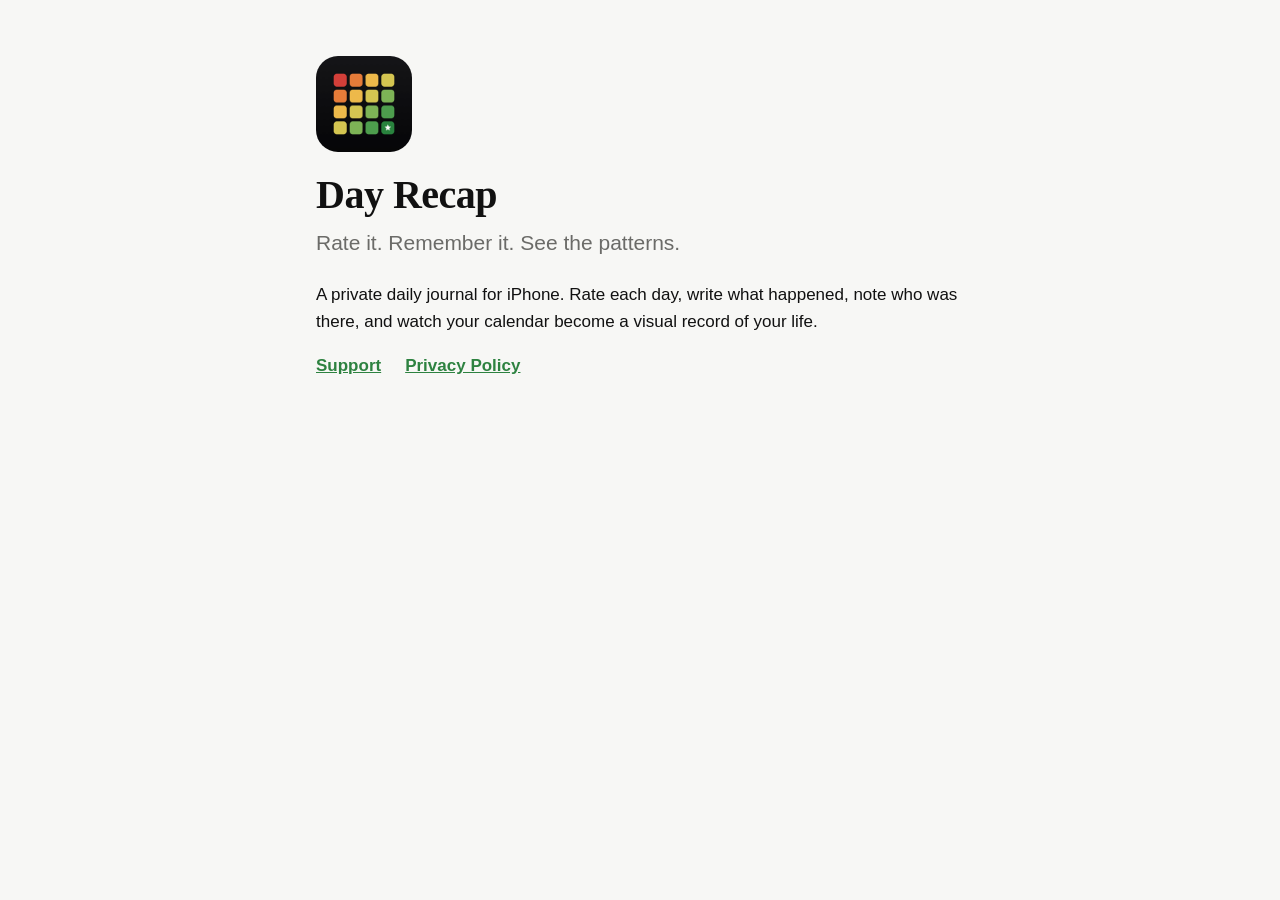
<file: index.html>
<!doctype html>
<html lang="en">
<head>
<meta charset="utf-8">
<meta name="viewport" content="width=device-width, initial-scale=1">
<title>Day Recap</title>
<meta name="description" content="Day Recap: a private daily journal. Rate it. Remember it. See the patterns.">
<link rel="stylesheet" href="style.css">
</head>
<body>
<main>
<img class="icon" src="icon.png" alt="" width="96" height="96">
<h1>Day Recap</h1>
<p class="lede">Rate it. Remember it. See the patterns.</p>
<p>A private daily journal for iPhone. Rate each day, write what happened, note who was there, and watch your calendar become a visual record of your life.</p>
<ul class="links">
  <li><a href="support.html">Support</a></li>
  <li><a href="privacy.html">Privacy Policy</a></li>
</ul>
</main>
</body>
</html>
</file>
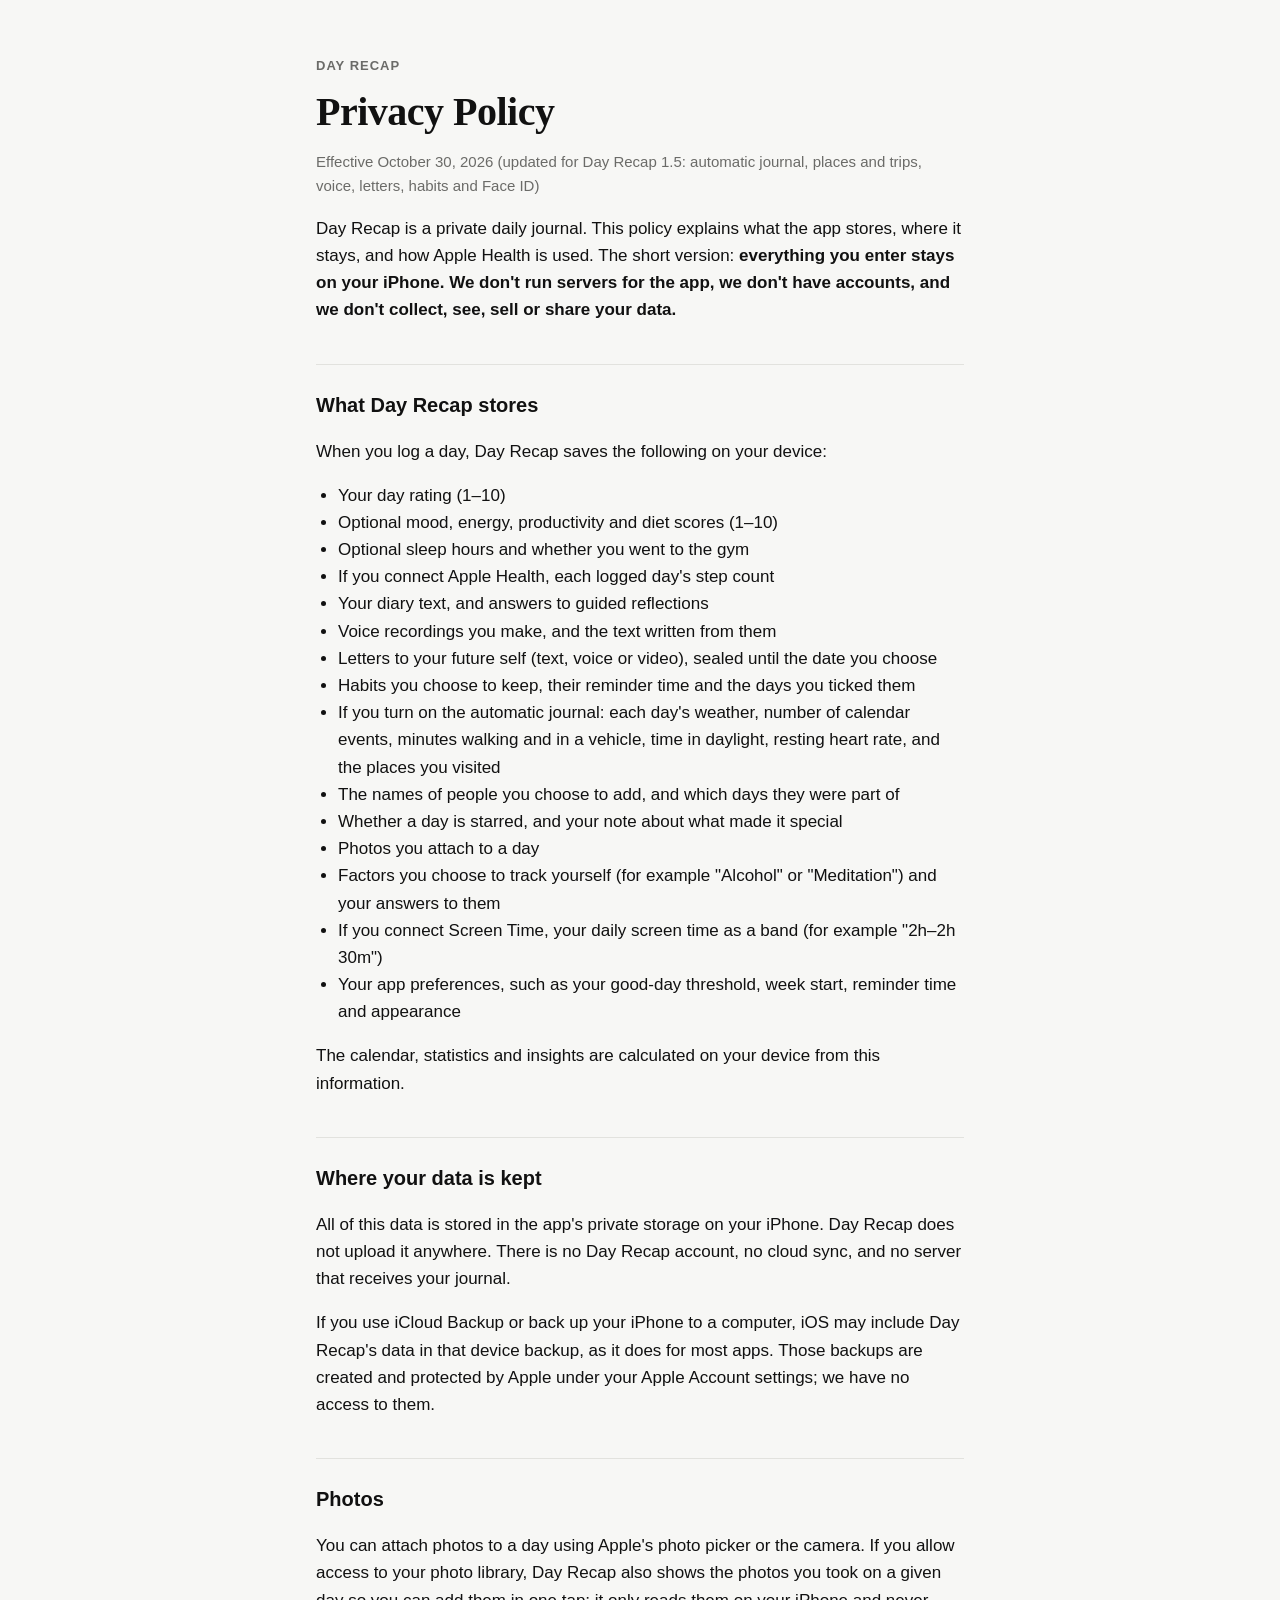
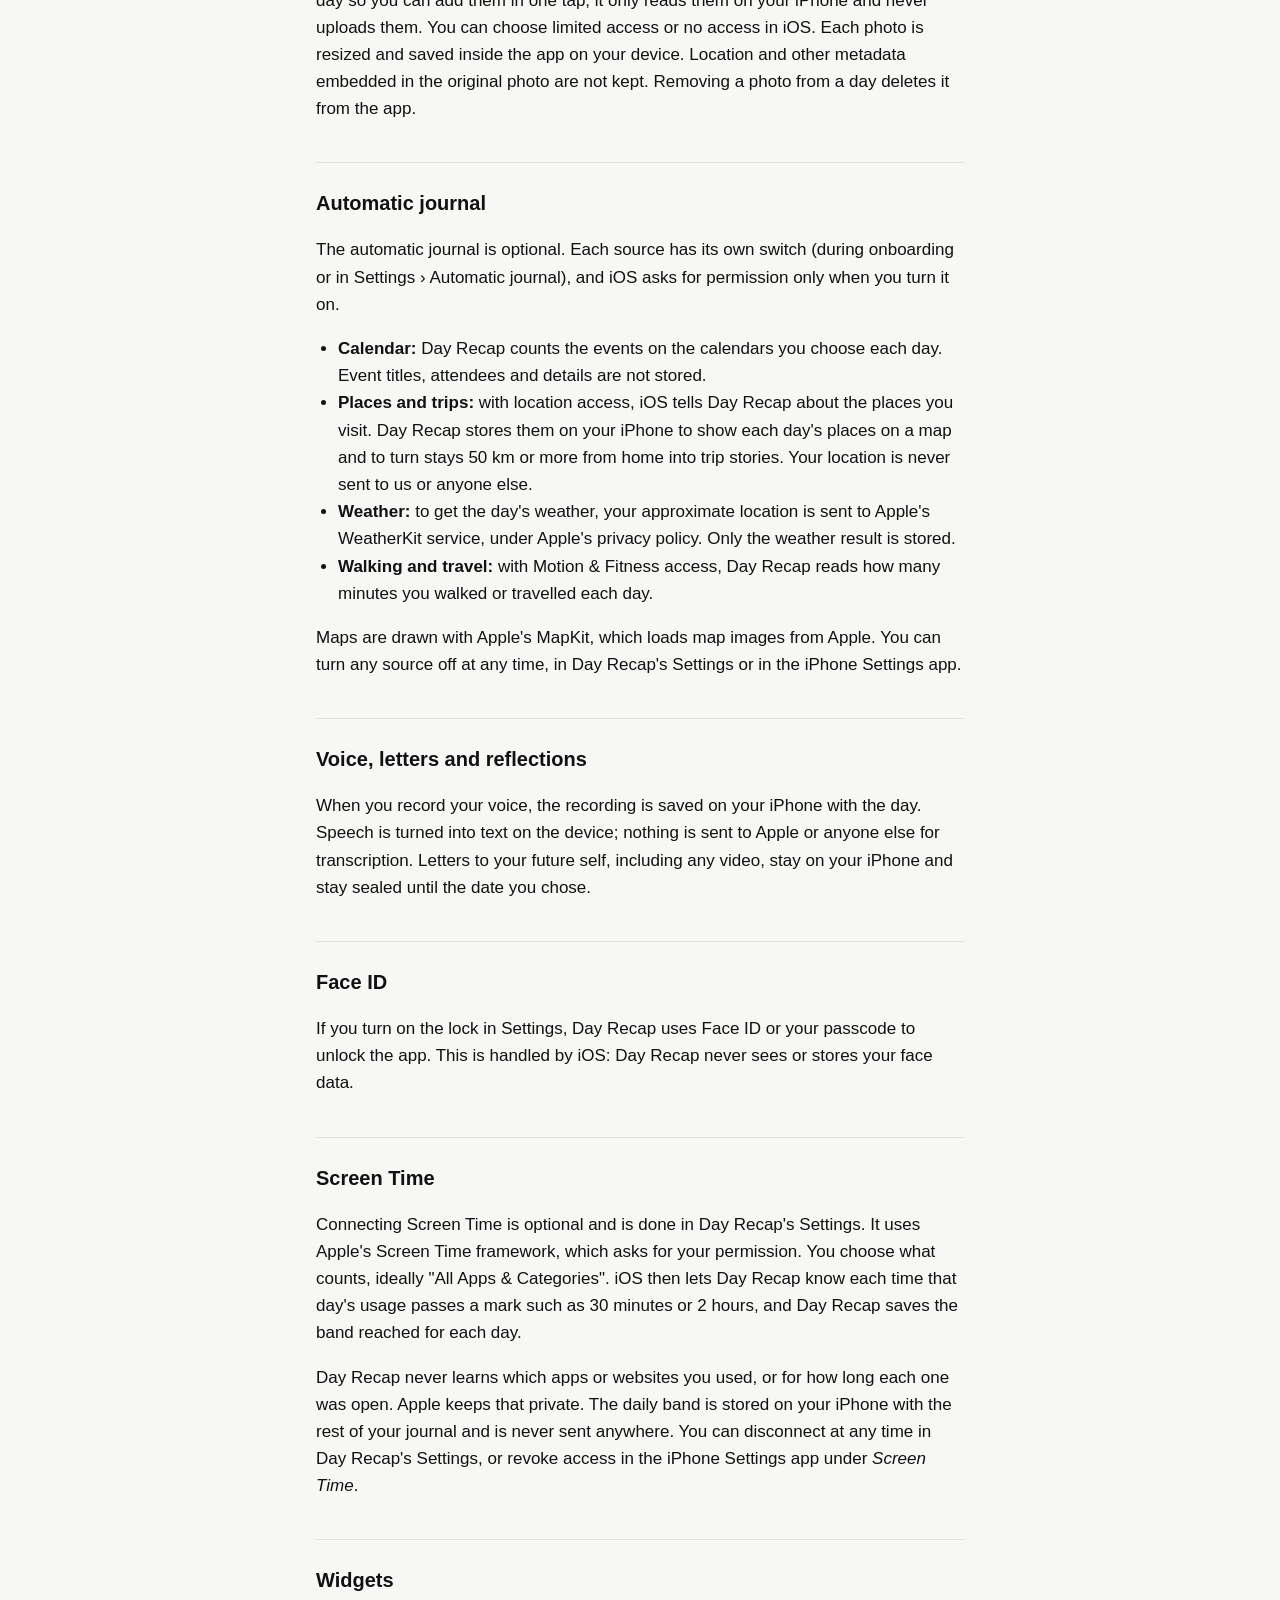
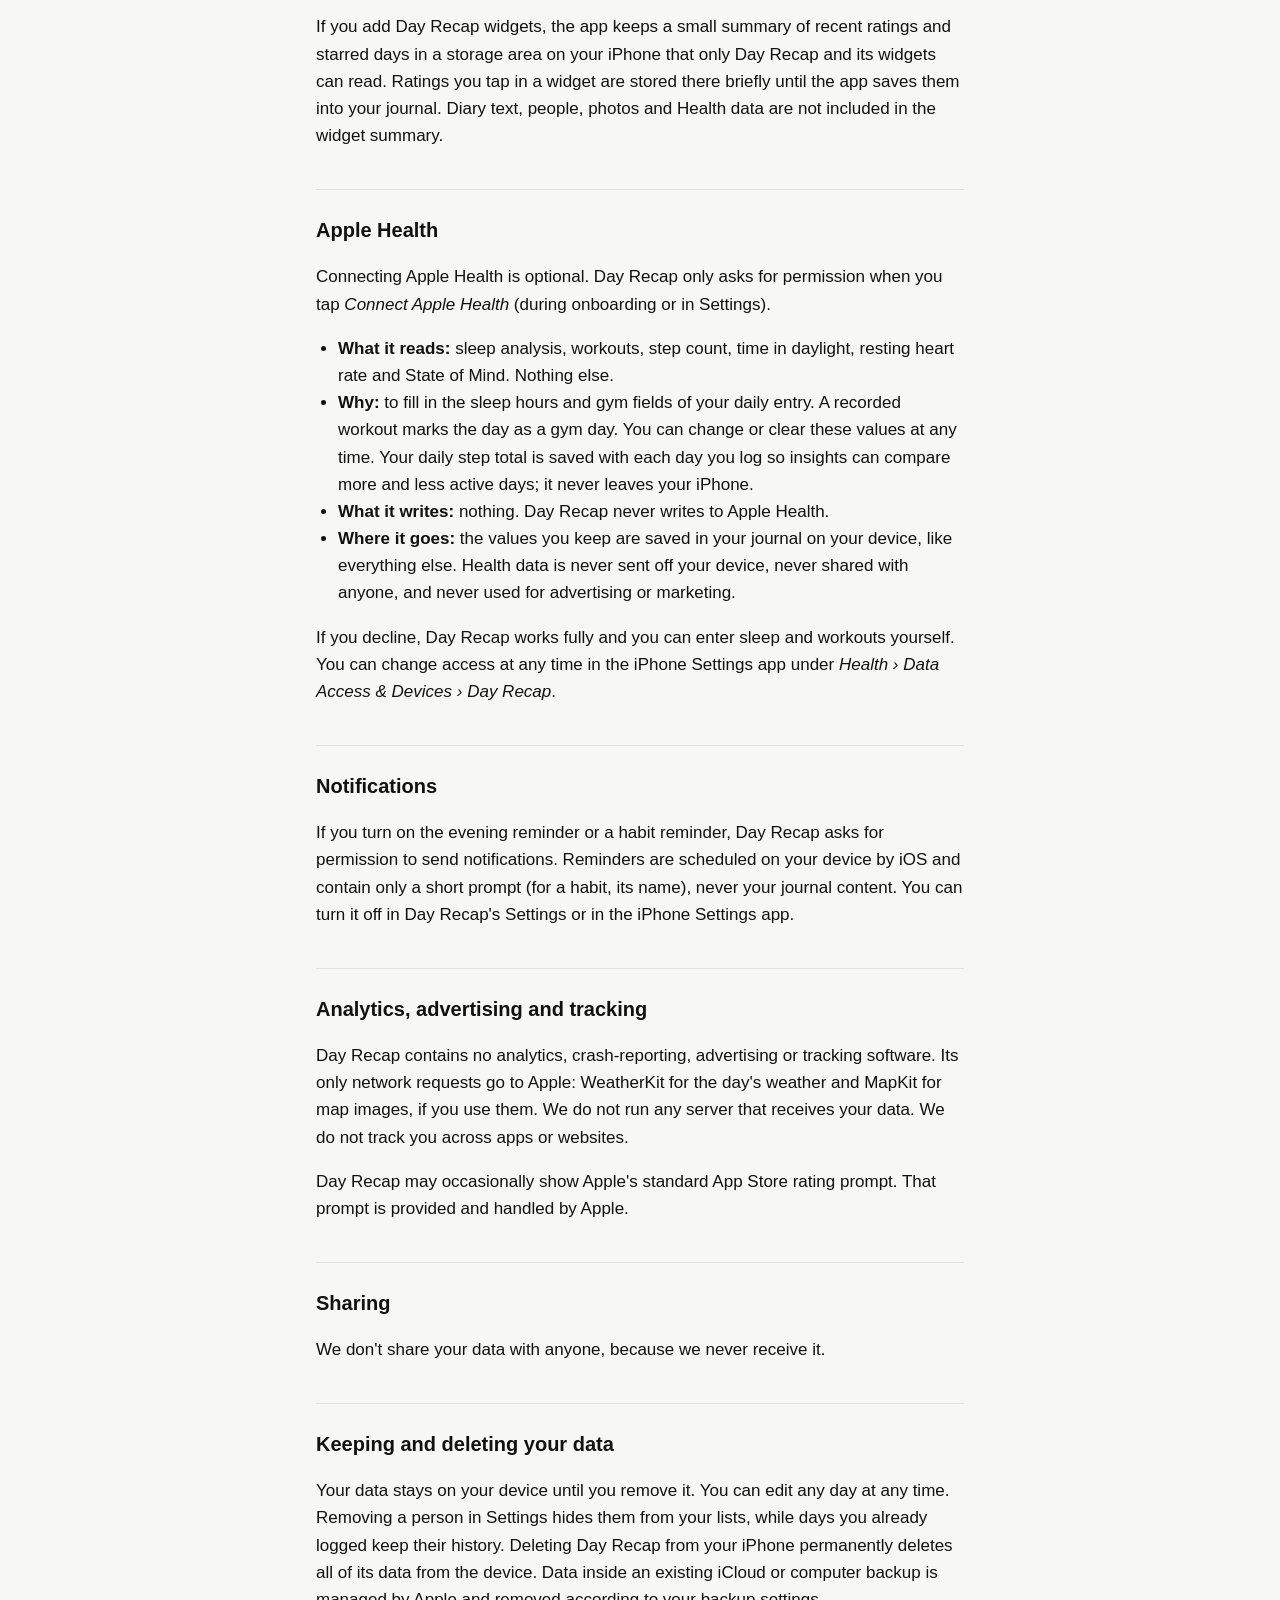
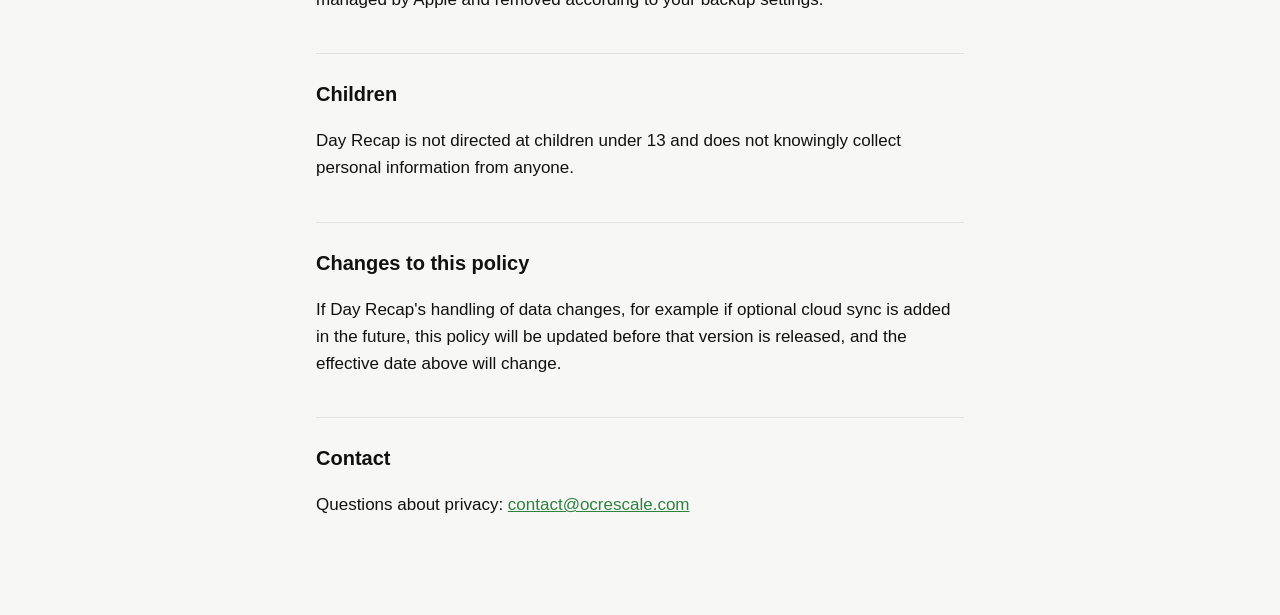
<file: privacy.html>
<!doctype html>
<html lang="en">
<head>
<meta charset="utf-8">
<meta name="viewport" content="width=device-width, initial-scale=1">
<title>Day Recap Privacy Policy</title>
<meta name="description" content="How Day Recap handles your journal, ratings and Apple Health data.">
<link rel="stylesheet" href="style.css">
</head>
<body>
<main>
<p class="eyebrow"><a href="index.html">Day Recap</a></p>
<h1>Privacy Policy</h1>
<p class="meta">Effective October 30, 2026 (updated for Day Recap 1.5: automatic journal, places and trips, voice, letters, habits and Face ID)</p>

<p>Day Recap is a private daily journal. This policy explains what the app stores, where it stays, and how Apple Health is used. The short version: <strong>everything you enter stays on your iPhone. We don't run servers for the app, we don't have accounts, and we don't collect, see, sell or share your data.</strong></p>

<h2>What Day Recap stores</h2>
<p>When you log a day, Day Recap saves the following on your device:</p>
<ul>
  <li>Your day rating (1–10)</li>
  <li>Optional mood, energy, productivity and diet scores (1–10)</li>
  <li>Optional sleep hours and whether you went to the gym</li>
  <li>If you connect Apple Health, each logged day's step count</li>
  <li>Your diary text, and answers to guided reflections</li>
  <li>Voice recordings you make, and the text written from them</li>
  <li>Letters to your future self (text, voice or video), sealed until the date you choose</li>
  <li>Habits you choose to keep, their reminder time and the days you ticked them</li>
  <li>If you turn on the automatic journal: each day's weather, number of calendar events, minutes walking and in a vehicle, time in daylight, resting heart rate, and the places you visited</li>
  <li>The names of people you choose to add, and which days they were part of</li>
  <li>Whether a day is starred, and your note about what made it special</li>
  <li>Photos you attach to a day</li>
  <li>Factors you choose to track yourself (for example "Alcohol" or "Meditation") and your answers to them</li>
  <li>If you connect Screen Time, your daily screen time as a band (for example "2h–2h 30m")</li>
  <li>Your app preferences, such as your good-day threshold, week start, reminder time and appearance</li>
</ul>
<p>The calendar, statistics and insights are calculated on your device from this information.</p>

<h2>Where your data is kept</h2>
<p>All of this data is stored in the app's private storage on your iPhone. Day Recap does not upload it anywhere. There is no Day Recap account, no cloud sync, and no server that receives your journal.</p>
<p>If you use iCloud Backup or back up your iPhone to a computer, iOS may include Day Recap's data in that device backup, as it does for most apps. Those backups are created and protected by Apple under your Apple Account settings; we have no access to them.</p>

<h2>Photos</h2>
<p>You can attach photos to a day using Apple's photo picker or the camera. If you allow access to your photo library, Day Recap also shows the photos you took on a given day so you can add them in one tap; it only reads them on your iPhone and never uploads them. You can choose limited access or no access in iOS. Each photo is resized and saved inside the app on your device. Location and other metadata embedded in the original photo are not kept. Removing a photo from a day deletes it from the app.</p>

<h2>Automatic journal</h2>
<p>The automatic journal is optional. Each source has its own switch (during onboarding or in Settings › Automatic journal), and iOS asks for permission only when you turn it on.</p>
<ul>
  <li><strong>Calendar:</strong> Day Recap counts the events on the calendars you choose each day. Event titles, attendees and details are not stored.</li>
  <li><strong>Places and trips:</strong> with location access, iOS tells Day Recap about the places you visit. Day Recap stores them on your iPhone to show each day's places on a map and to turn stays 50 km or more from home into trip stories. Your location is never sent to us or anyone else.</li>
  <li><strong>Weather:</strong> to get the day's weather, your approximate location is sent to Apple's WeatherKit service, under Apple's privacy policy. Only the weather result is stored.</li>
  <li><strong>Walking and travel:</strong> with Motion &amp; Fitness access, Day Recap reads how many minutes you walked or travelled each day.</li>
</ul>
<p>Maps are drawn with Apple's MapKit, which loads map images from Apple. You can turn any source off at any time, in Day Recap's Settings or in the iPhone Settings app.</p>

<h2>Voice, letters and reflections</h2>
<p>When you record your voice, the recording is saved on your iPhone with the day. Speech is turned into text on the device; nothing is sent to Apple or anyone else for transcription. Letters to your future self, including any video, stay on your iPhone and stay sealed until the date you chose.</p>

<h2>Face ID</h2>
<p>If you turn on the lock in Settings, Day Recap uses Face ID or your passcode to unlock the app. This is handled by iOS: Day Recap never sees or stores your face data.</p>

<h2>Screen Time</h2>
<p>Connecting Screen Time is optional and is done in Day Recap's Settings. It uses Apple's Screen Time framework, which asks for your permission. You choose what counts, ideally "All Apps &amp; Categories". iOS then lets Day Recap know each time that day's usage passes a mark such as 30 minutes or 2 hours, and Day Recap saves the band reached for each day.</p>
<p>Day Recap never learns which apps or websites you used, or for how long each one was open. Apple keeps that private. The daily band is stored on your iPhone with the rest of your journal and is never sent anywhere. You can disconnect at any time in Day Recap's Settings, or revoke access in the iPhone Settings app under <em>Screen Time</em>.</p>

<h2>Widgets</h2>
<p>If you add Day Recap widgets, the app keeps a small summary of recent ratings and starred days in a storage area on your iPhone that only Day Recap and its widgets can read. Ratings you tap in a widget are stored there briefly until the app saves them into your journal. Diary text, people, photos and Health data are not included in the widget summary.</p>

<h2>Apple Health</h2>
<p>Connecting Apple Health is optional. Day Recap only asks for permission when you tap <em>Connect Apple Health</em> (during onboarding or in Settings).</p>
<ul>
  <li><strong>What it reads:</strong> sleep analysis, workouts, step count, time in daylight, resting heart rate and State of Mind. Nothing else.</li>
  <li><strong>Why:</strong> to fill in the sleep hours and gym fields of your daily entry. A recorded workout marks the day as a gym day. You can change or clear these values at any time. Your daily step total is saved with each day you log so insights can compare more and less active days; it never leaves your iPhone.</li>
  <li><strong>What it writes:</strong> nothing. Day Recap never writes to Apple Health.</li>
  <li><strong>Where it goes:</strong> the values you keep are saved in your journal on your device, like everything else. Health data is never sent off your device, never shared with anyone, and never used for advertising or marketing.</li>
</ul>
<p>If you decline, Day Recap works fully and you can enter sleep and workouts yourself. You can change access at any time in the iPhone Settings app under <em>Health › Data Access &amp; Devices › Day Recap</em>.</p>

<h2>Notifications</h2>
<p>If you turn on the evening reminder or a habit reminder, Day Recap asks for permission to send notifications. Reminders are scheduled on your device by iOS and contain only a short prompt (for a habit, its name), never your journal content. You can turn it off in Day Recap's Settings or in the iPhone Settings app.</p>

<h2>Analytics, advertising and tracking</h2>
<p>Day Recap contains no analytics, crash-reporting, advertising or tracking software. Its only network requests go to Apple: WeatherKit for the day's weather and MapKit for map images, if you use them. We do not run any server that receives your data. We do not track you across apps or websites.</p>
<p>Day Recap may occasionally show Apple's standard App Store rating prompt. That prompt is provided and handled by Apple.</p>

<h2>Sharing</h2>
<p>We don't share your data with anyone, because we never receive it.</p>

<h2>Keeping and deleting your data</h2>
<p>Your data stays on your device until you remove it. You can edit any day at any time. Removing a person in Settings hides them from your lists, while days you already logged keep their history. Deleting Day Recap from your iPhone permanently deletes all of its data from the device. Data inside an existing iCloud or computer backup is managed by Apple and removed according to your backup settings.</p>

<h2>Children</h2>
<p>Day Recap is not directed at children under 13 and does not knowingly collect personal information from anyone.</p>

<h2>Changes to this policy</h2>
<p>If Day Recap's handling of data changes, for example if optional cloud sync is added in the future, this policy will be updated before that version is released, and the effective date above will change.</p>

<h2>Contact</h2>
<p>Questions about privacy: <a href="mailto:contact@ocrescale.com">contact@ocrescale.com</a></p>
</main>
</body>
</html>
</file>
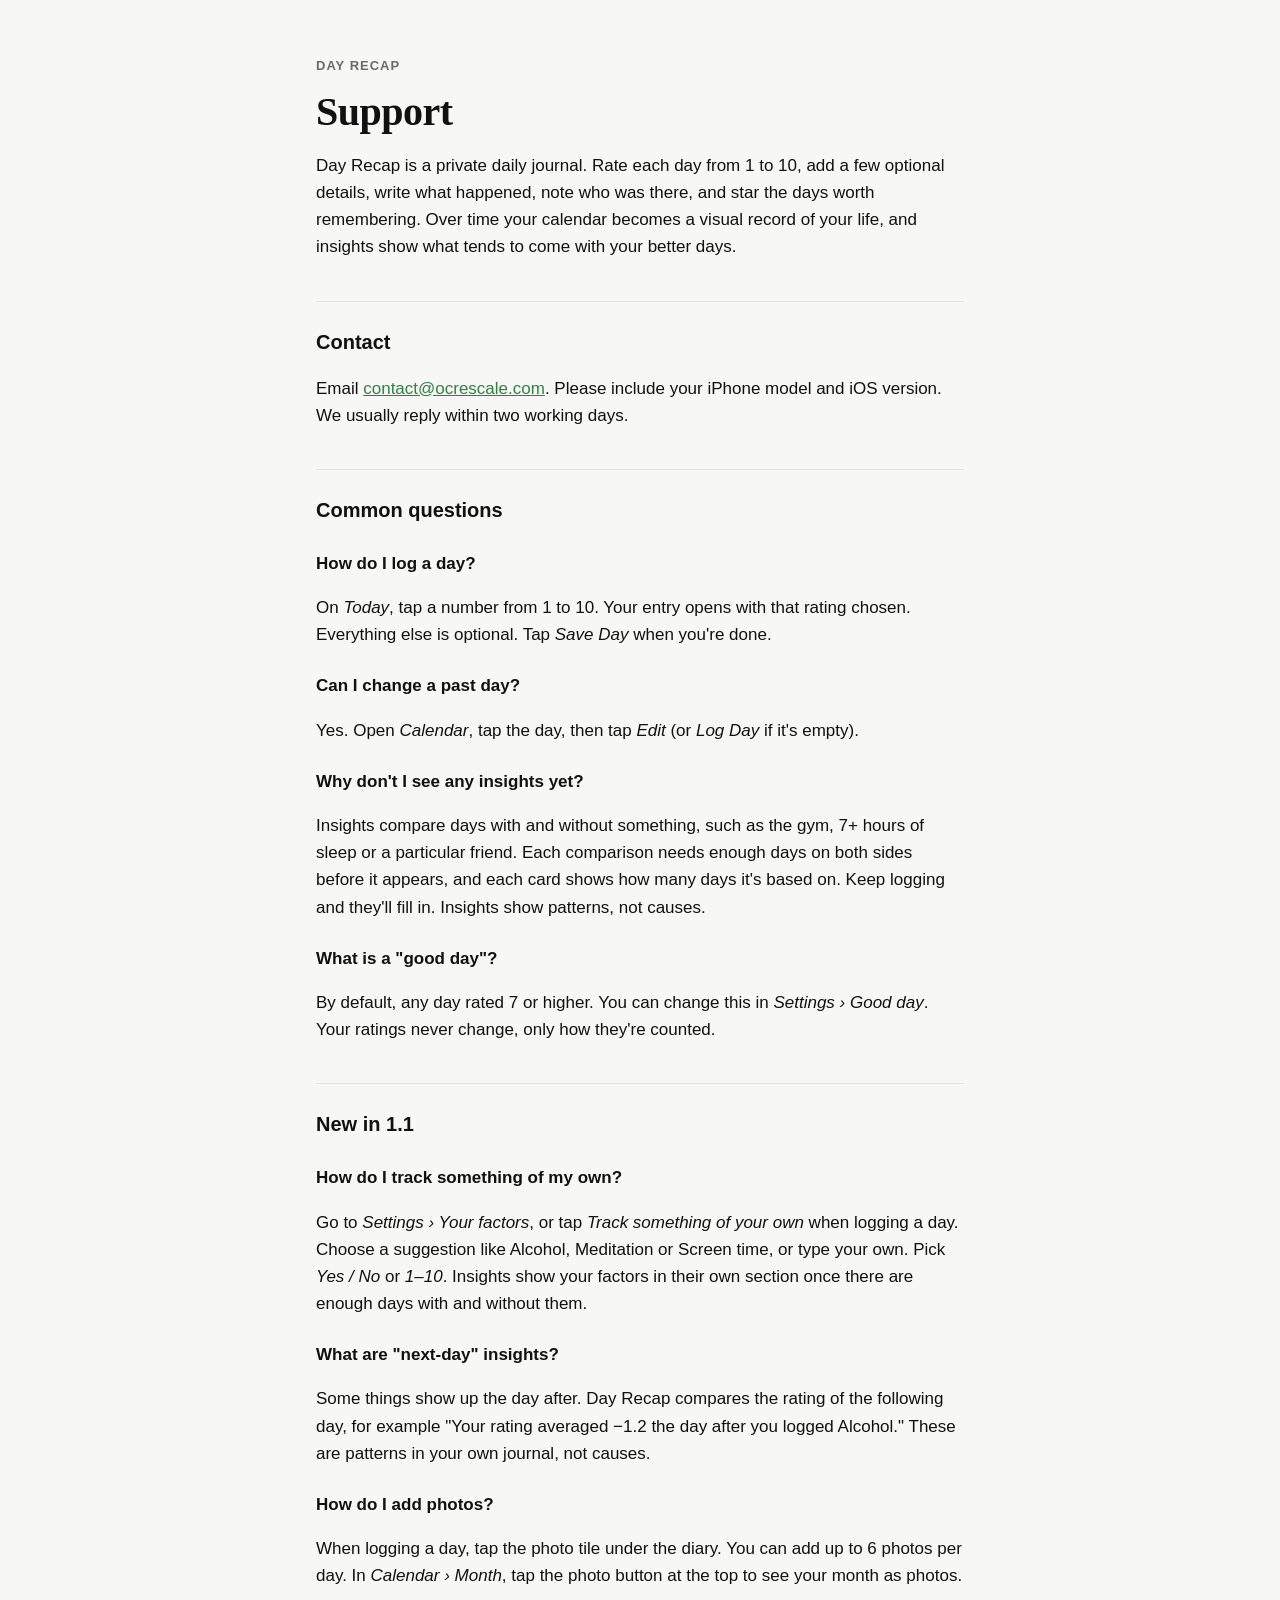
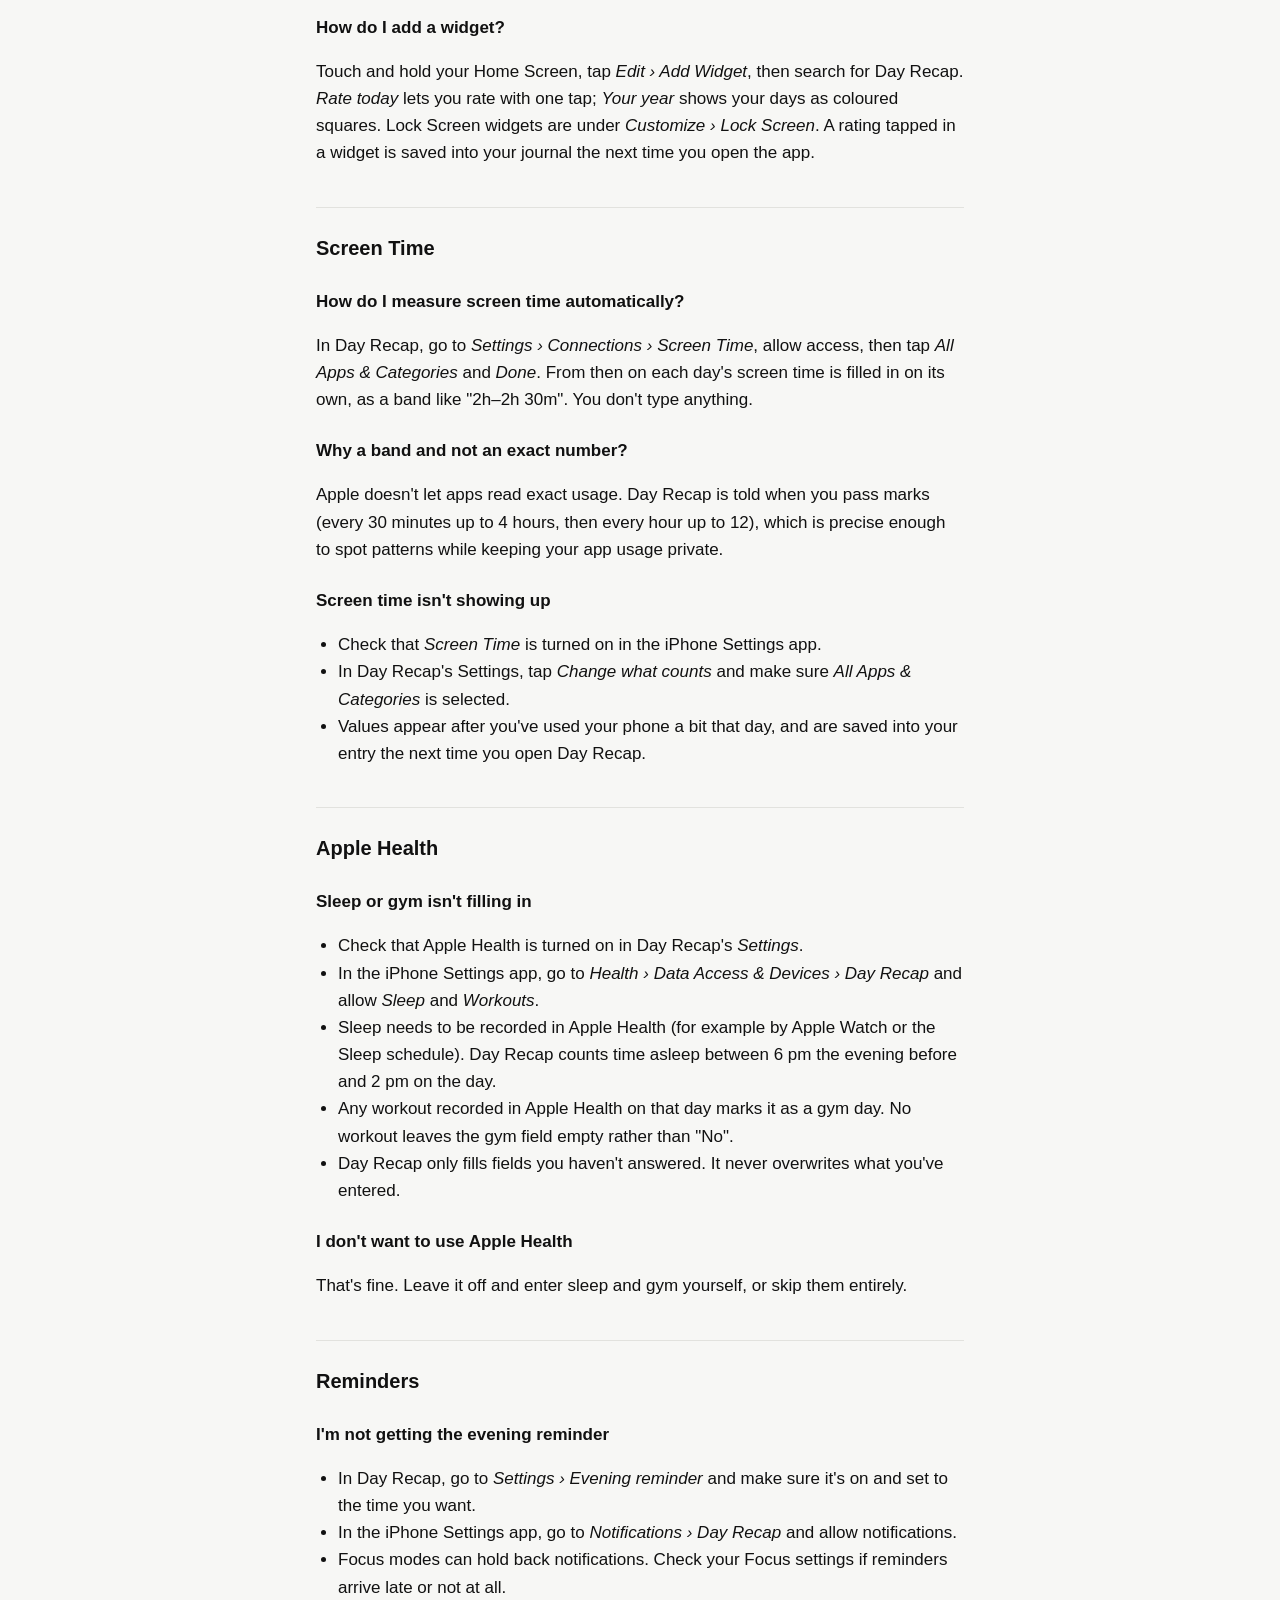
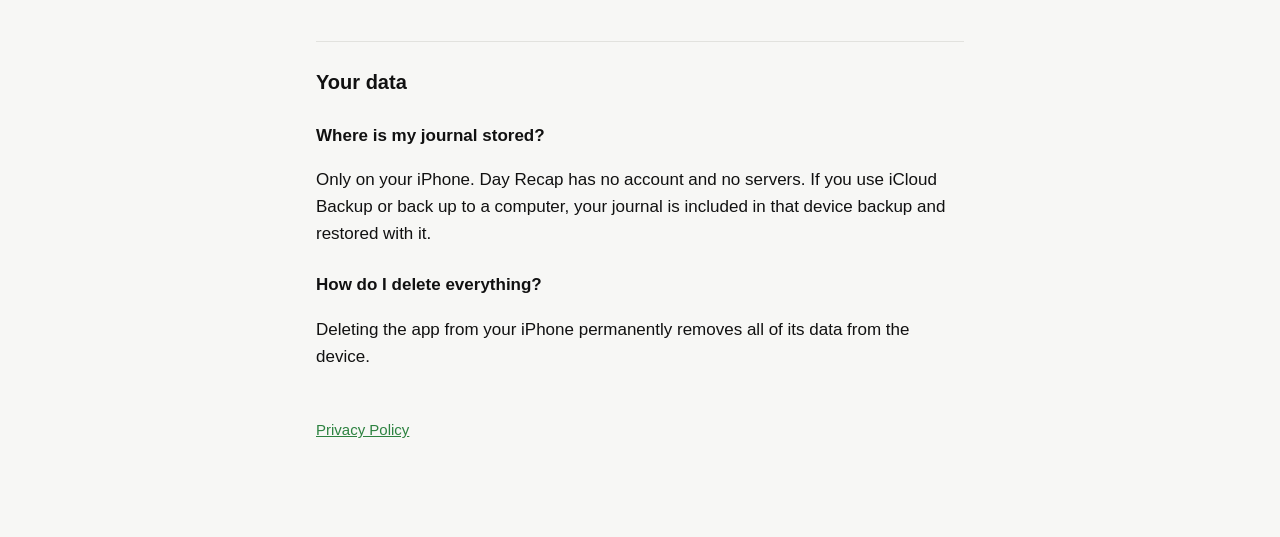
<file: support.html>
<!doctype html>
<html lang="en">
<head>
<meta charset="utf-8">
<meta name="viewport" content="width=device-width, initial-scale=1">
<title>Day Recap Support</title>
<meta name="description" content="Help with Day Recap: daily entries, Apple Health, reminders and privacy.">
<link rel="stylesheet" href="style.css">
</head>
<body>
<main>
<p class="eyebrow"><a href="index.html">Day Recap</a></p>
<h1>Support</h1>
<p>Day Recap is a private daily journal. Rate each day from 1 to 10, add a few optional details, write what happened, note who was there, and star the days worth remembering. Over time your calendar becomes a visual record of your life, and insights show what tends to come with your better days.</p>

<h2>Contact</h2>
<p>Email <a href="mailto:contact@ocrescale.com">contact@ocrescale.com</a>. Please include your iPhone model and iOS version. We usually reply within two working days.</p>

<h2>Common questions</h2>

<h3>How do I log a day?</h3>
<p>On <em>Today</em>, tap a number from 1 to 10. Your entry opens with that rating chosen. Everything else is optional. Tap <em>Save Day</em> when you're done.</p>

<h3>Can I change a past day?</h3>
<p>Yes. Open <em>Calendar</em>, tap the day, then tap <em>Edit</em> (or <em>Log Day</em> if it's empty).</p>

<h3>Why don't I see any insights yet?</h3>
<p>Insights compare days with and without something, such as the gym, 7+ hours of sleep or a particular friend. Each comparison needs enough days on both sides before it appears, and each card shows how many days it's based on. Keep logging and they'll fill in. Insights show patterns, not causes.</p>

<h3>What is a "good day"?</h3>
<p>By default, any day rated 7 or higher. You can change this in <em>Settings › Good day</em>. Your ratings never change, only how they're counted.</p>

<h2>New in 1.1</h2>

<h3>How do I track something of my own?</h3>
<p>Go to <em>Settings › Your factors</em>, or tap <em>Track something of your own</em> when logging a day. Choose a suggestion like Alcohol, Meditation or Screen time, or type your own. Pick <em>Yes / No</em> or <em>1–10</em>. Insights show your factors in their own section once there are enough days with and without them.</p>

<h3>What are "next-day" insights?</h3>
<p>Some things show up the day after. Day Recap compares the rating of the following day, for example "Your rating averaged −1.2 the day after you logged Alcohol." These are patterns in your own journal, not causes.</p>

<h3>How do I add photos?</h3>
<p>When logging a day, tap the photo tile under the diary. You can add up to 6 photos per day. In <em>Calendar › Month</em>, tap the photo button at the top to see your month as photos.</p>

<h3>How do I add a widget?</h3>
<p>Touch and hold your Home Screen, tap <em>Edit › Add Widget</em>, then search for Day Recap. <em>Rate today</em> lets you rate with one tap; <em>Your year</em> shows your days as coloured squares. Lock Screen widgets are under <em>Customize › Lock Screen</em>. A rating tapped in a widget is saved into your journal the next time you open the app.</p>

<h2>Screen Time</h2>

<h3>How do I measure screen time automatically?</h3>
<p>In Day Recap, go to <em>Settings › Connections › Screen Time</em>, allow access, then tap <em>All Apps &amp; Categories</em> and <em>Done</em>. From then on each day's screen time is filled in on its own, as a band like "2h–2h 30m". You don't type anything.</p>

<h3>Why a band and not an exact number?</h3>
<p>Apple doesn't let apps read exact usage. Day Recap is told when you pass marks (every 30 minutes up to 4 hours, then every hour up to 12), which is precise enough to spot patterns while keeping your app usage private.</p>

<h3>Screen time isn't showing up</h3>
<ul>
  <li>Check that <em>Screen Time</em> is turned on in the iPhone Settings app.</li>
  <li>In Day Recap's Settings, tap <em>Change what counts</em> and make sure <em>All Apps &amp; Categories</em> is selected.</li>
  <li>Values appear after you've used your phone a bit that day, and are saved into your entry the next time you open Day Recap.</li>
</ul>

<h2>Apple Health</h2>

<h3>Sleep or gym isn't filling in</h3>
<ul>
  <li>Check that Apple Health is turned on in Day Recap's <em>Settings</em>.</li>
  <li>In the iPhone Settings app, go to <em>Health › Data Access &amp; Devices › Day Recap</em> and allow <em>Sleep</em> and <em>Workouts</em>.</li>
  <li>Sleep needs to be recorded in Apple Health (for example by Apple Watch or the Sleep schedule). Day Recap counts time asleep between 6 pm the evening before and 2 pm on the day.</li>
  <li>Any workout recorded in Apple Health on that day marks it as a gym day. No workout leaves the gym field empty rather than "No".</li>
  <li>Day Recap only fills fields you haven't answered. It never overwrites what you've entered.</li>
</ul>

<h3>I don't want to use Apple Health</h3>
<p>That's fine. Leave it off and enter sleep and gym yourself, or skip them entirely.</p>

<h2>Reminders</h2>

<h3>I'm not getting the evening reminder</h3>
<ul>
  <li>In Day Recap, go to <em>Settings › Evening reminder</em> and make sure it's on and set to the time you want.</li>
  <li>In the iPhone Settings app, go to <em>Notifications › Day Recap</em> and allow notifications.</li>
  <li>Focus modes can hold back notifications. Check your Focus settings if reminders arrive late or not at all.</li>
</ul>

<h2>Your data</h2>
<h3>Where is my journal stored?</h3>
<p>Only on your iPhone. Day Recap has no account and no servers. If you use iCloud Backup or back up to a computer, your journal is included in that device backup and restored with it.</p>
<h3>How do I delete everything?</h3>
<p>Deleting the app from your iPhone permanently removes all of its data from the device.</p>

<p class="footer"><a href="privacy.html">Privacy Policy</a></p>
</main>
</body>
</html>
</file>
<file: style.css>
:root {
  --bg: #f7f7f5;
  --ink: #111111;
  --muted: #6b6b68;
  --rule: #e2e2de;
  --link: #2d8240;
}
@media (prefers-color-scheme: dark) {
  :root { --bg: #0b0b0c; --ink: #f4f4f1; --muted: #9a9a96; --rule: #2c2c2e; --link: #6fcf7a; }
}
* { box-sizing: border-box; }
body {
  margin: 0;
  background: var(--bg);
  color: var(--ink);
  font: 17px/1.6 -apple-system, BlinkMacSystemFont, "SF Pro Text", "Helvetica Neue", Arial, sans-serif;
  -webkit-text-size-adjust: 100%;
}
main { max-width: 680px; margin: 0 auto; padding: 56px 16px 80px; }
h1 { font: 600 40px/1.15 "New York", ui-serif, Georgia, serif; letter-spacing: -0.5px; margin: 0 0 8px; }
h2 { font-size: 20px; margin: 40px 0 8px; padding-top: 24px; border-top: 1px solid var(--rule); }
h3 { font-size: 17px; margin: 24px 0 4px; }
p, li { color: var(--ink); }
ul { padding-left: 22px; }
a { color: var(--link); }
.eyebrow { text-transform: uppercase; letter-spacing: 1px; font-size: 13px; font-weight: 600; margin: 0 0 12px; }
.eyebrow a { color: var(--muted); text-decoration: none; }
.meta, .footer { color: var(--muted); font-size: 15px; }
.footer { margin-top: 48px; }
.icon { border-radius: 22px; display: block; margin-bottom: 20px; }
.lede { font-size: 21px; color: var(--muted); margin-top: 0; }
.links { list-style: none; padding: 0; display: flex; gap: 24px; font-weight: 600; }
</file>
